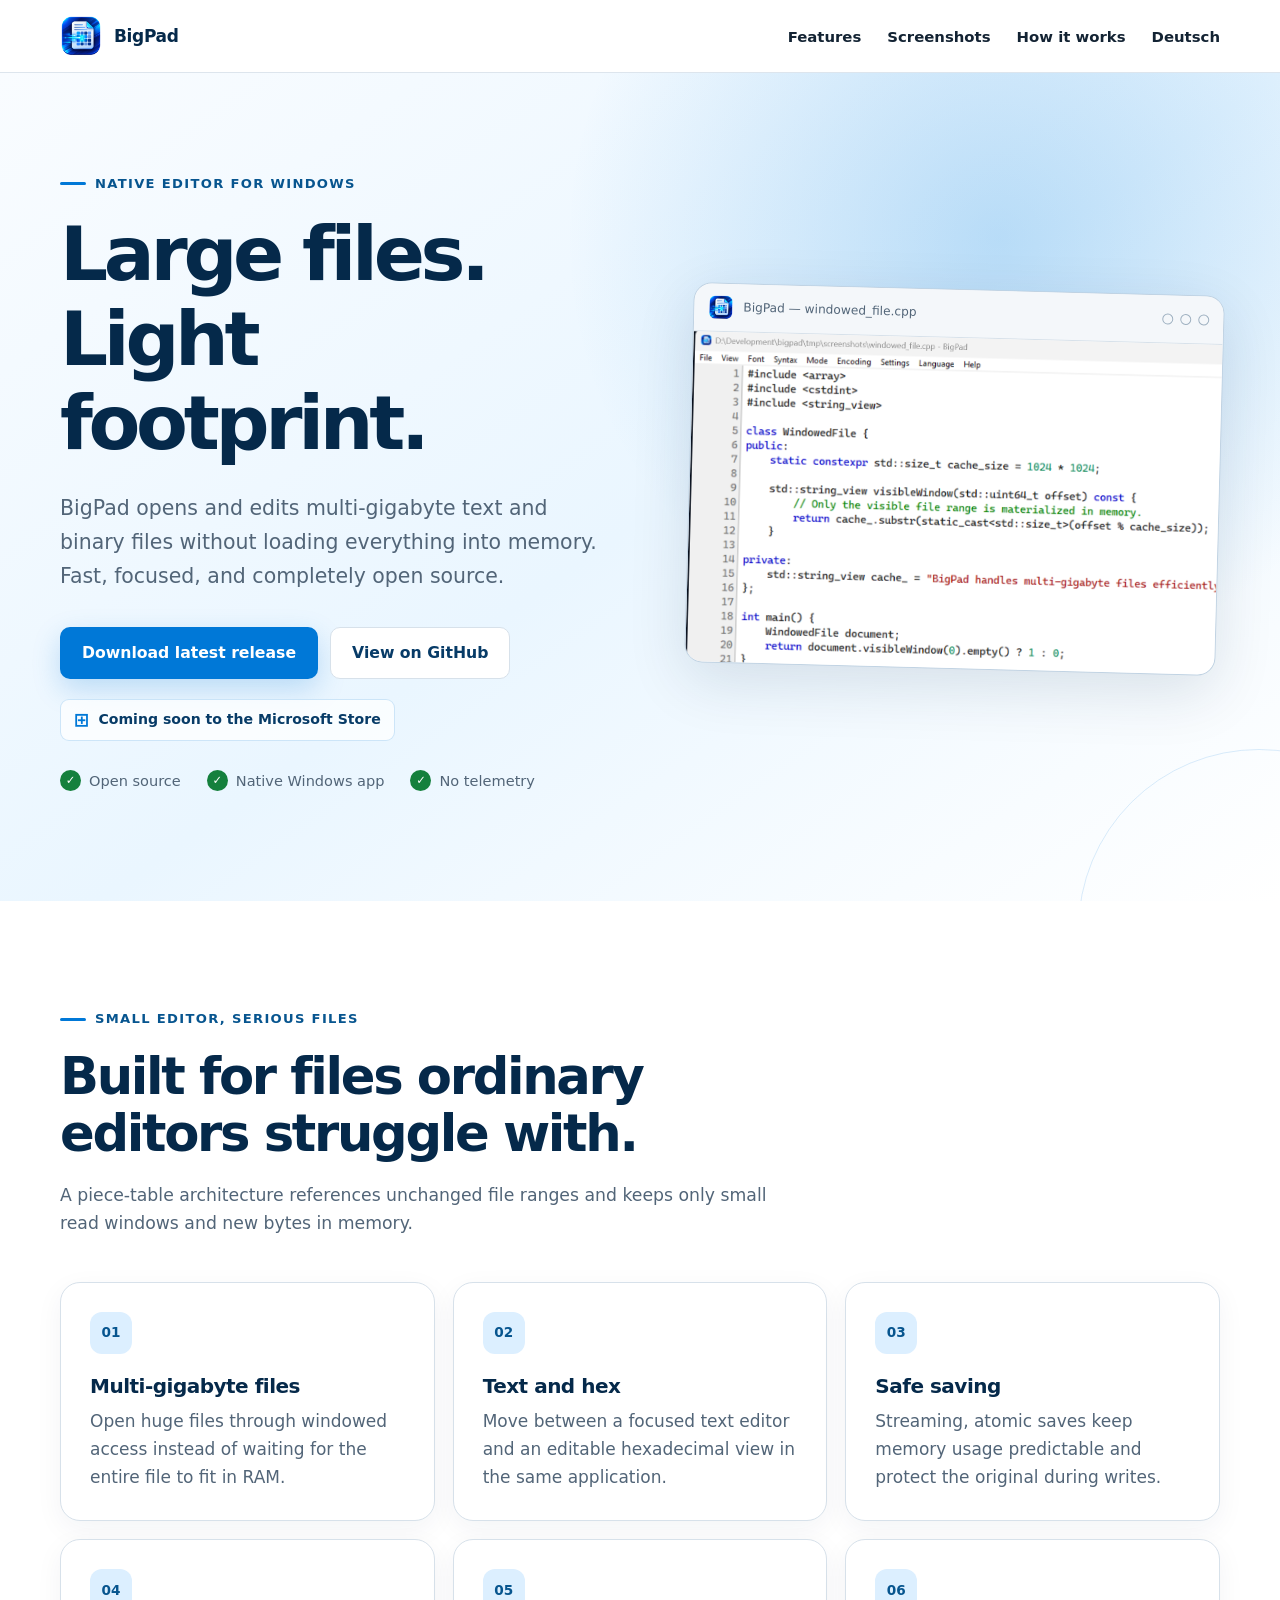
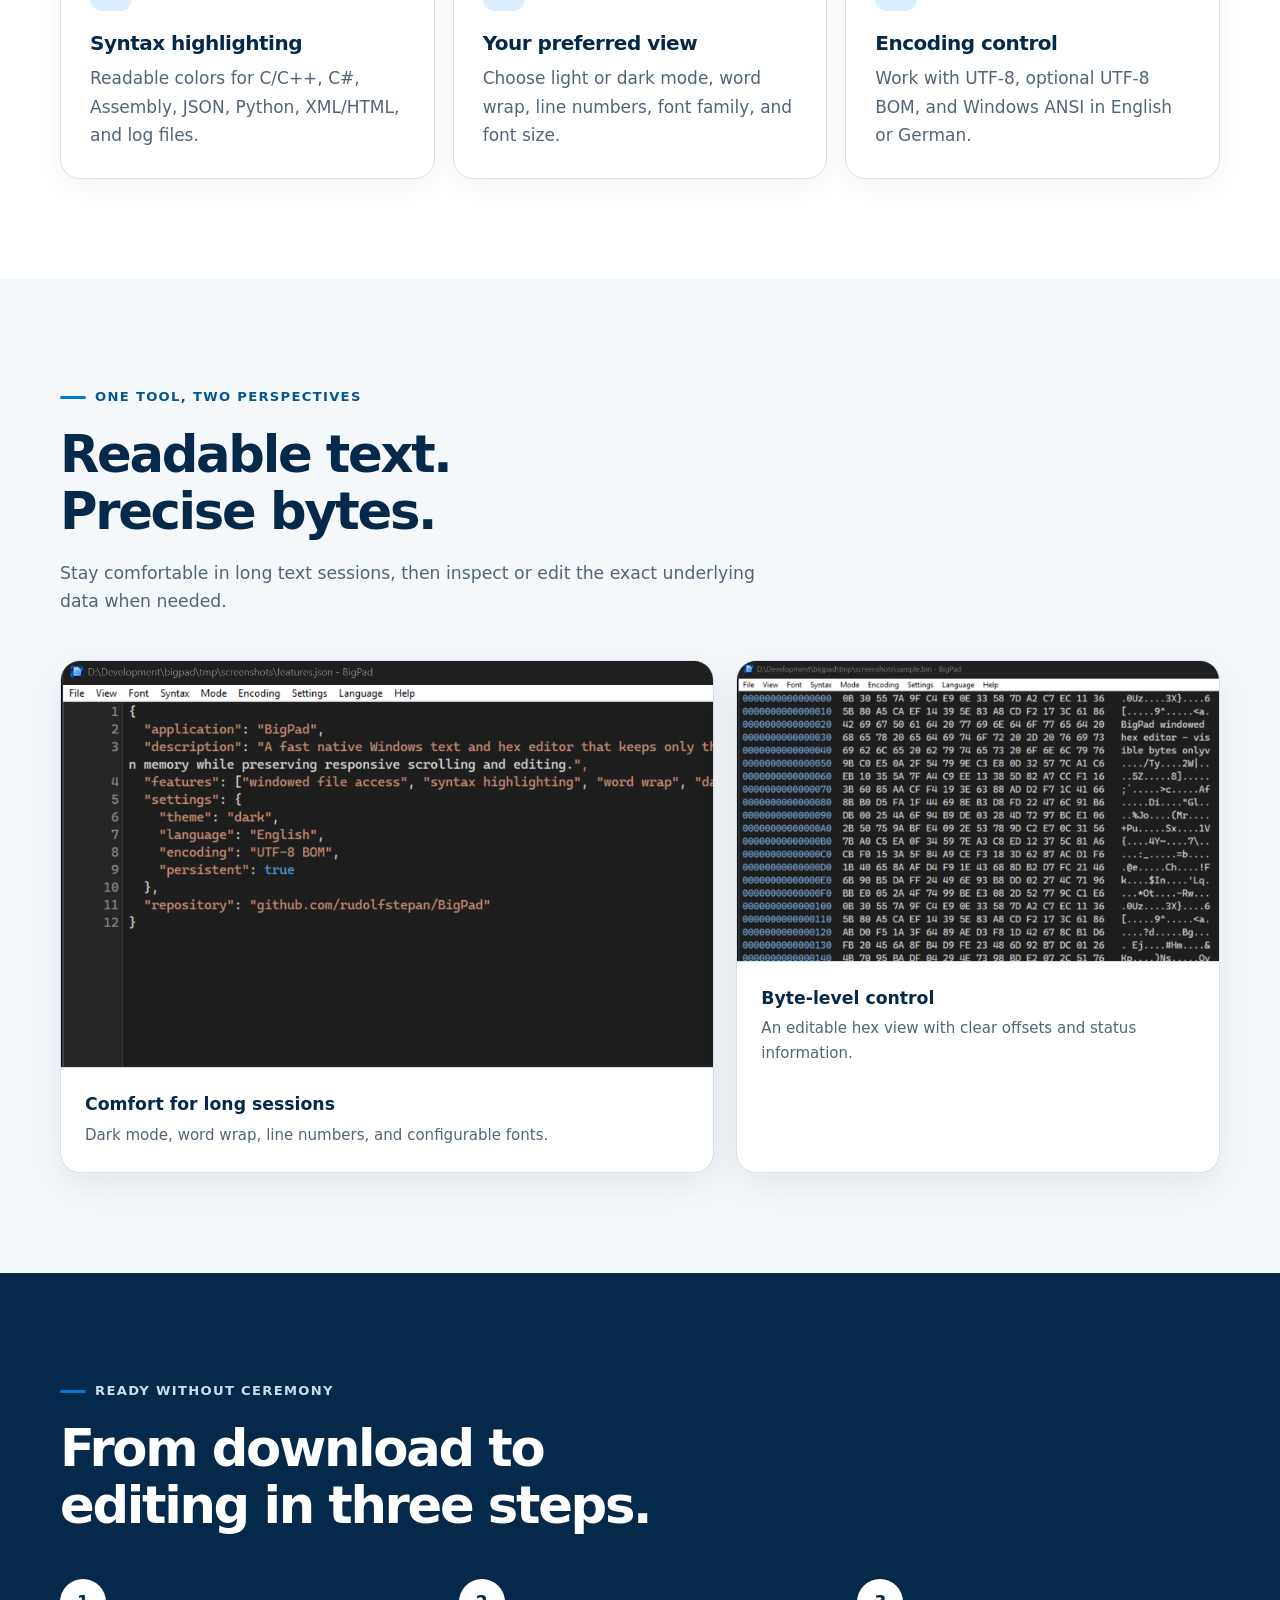
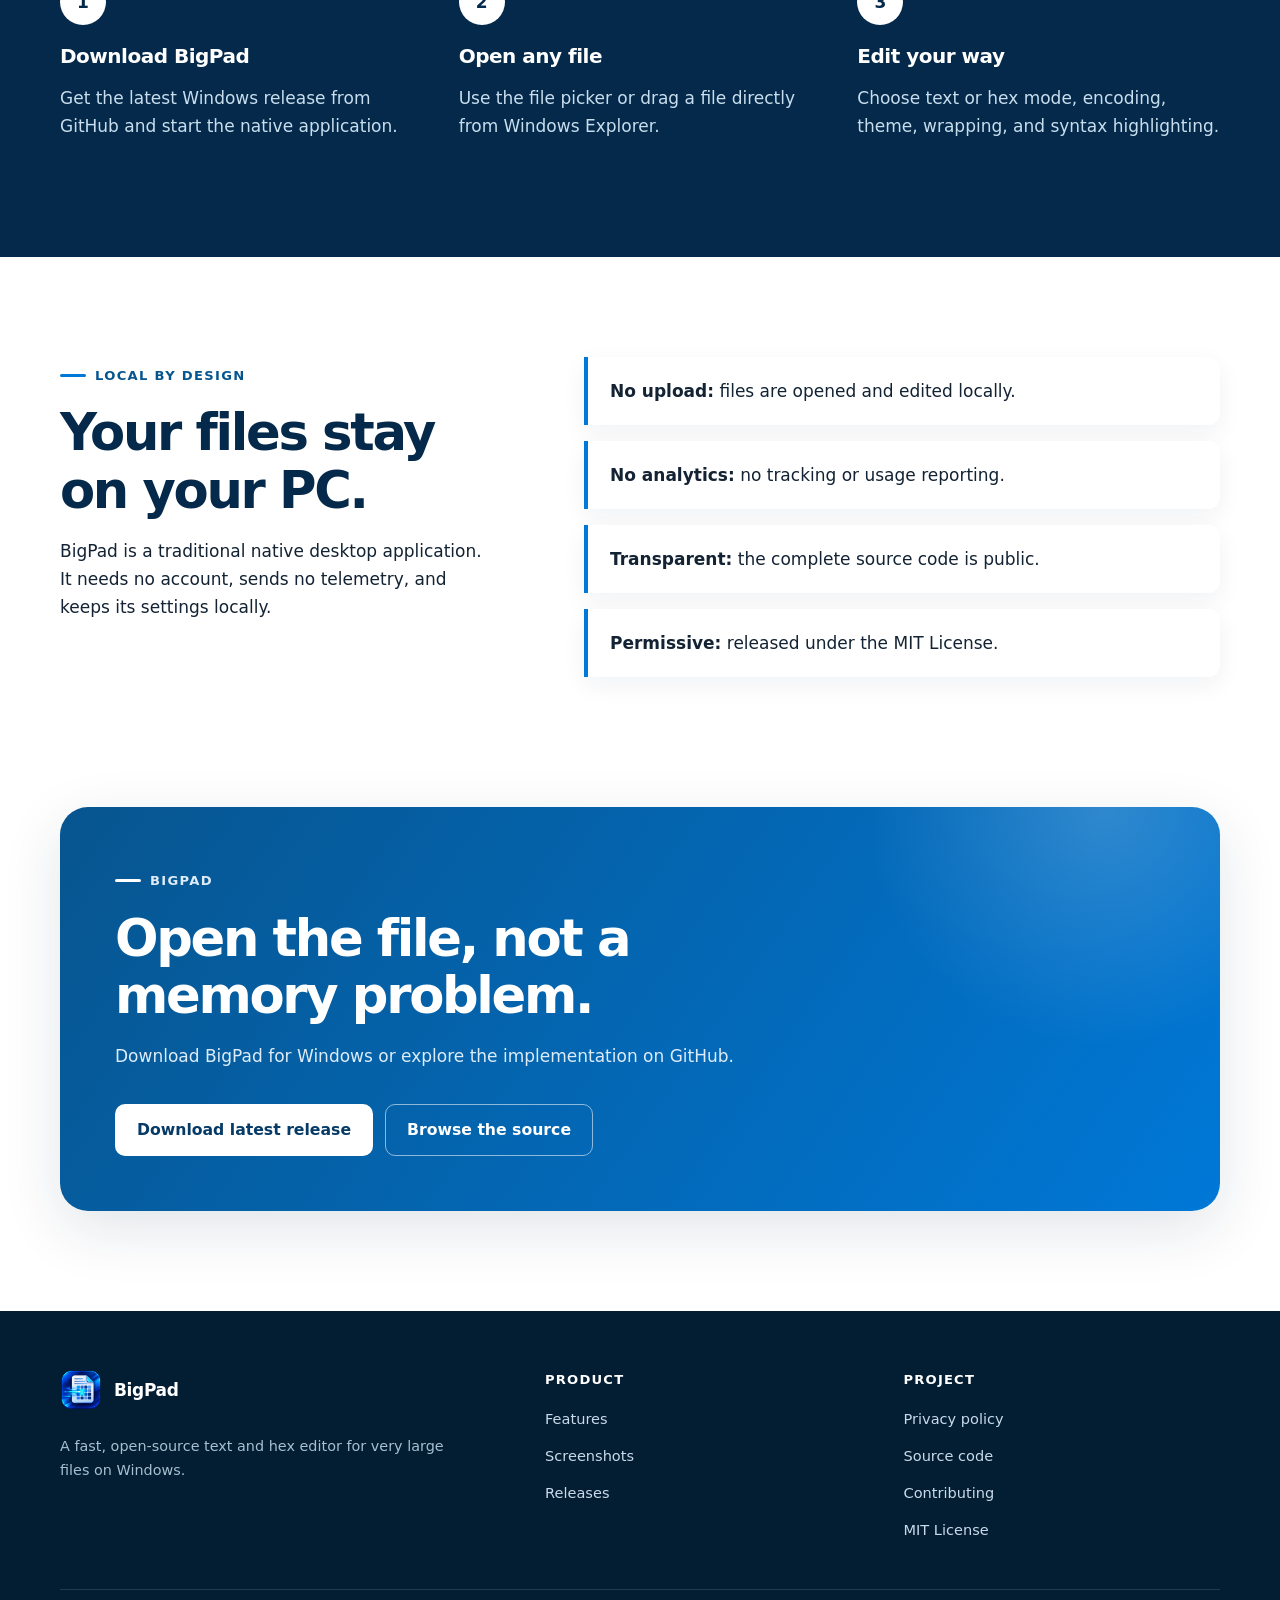
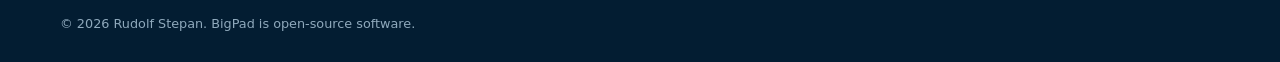
<file: website/index.html>
<!doctype html>
<html lang="en">
  <head>
    <meta charset="utf-8">
    <meta name="viewport" content="width=device-width, initial-scale=1">
    <meta name="theme-color" content="#0078d7">
    <meta name="description" content="BigPad is a fast, native Windows text and hex editor for files that are too large for ordinary editors.">
    <meta property="og:type" content="website">
    <meta property="og:locale" content="en_US">
    <meta property="og:title" content="BigPad — Large files, light footprint">
    <meta property="og:description" content="A native, open-source text and hex editor for very large files on Windows.">
    <title>BigPad — Large files, light footprint</title>
    <link rel="icon" type="image/png" href="assets/bigpad.png">
    <link rel="stylesheet" href="styles.css">
    <script>
      (() => {
        const languages = navigator.languages || [navigator.language || "en"];
        const preferred = languages.map((language) => language.toLowerCase().split("-")[0]).find((language) => language === "de" || language === "en");
        const forcedEnglish = new URLSearchParams(location.search).get("lang") === "en";
        if (!forcedEnglish && preferred === "de") location.replace("de/index.html");
      })();
    </script>
  </head>
  <body>
    <a class="skip-link" href="#content">Skip to content</a>
    <header class="site-header">
      <nav class="nav container" aria-label="Main navigation">
        <a class="brand" href="index.html?lang=en" aria-current="page">
          <img src="assets/bigpad.png" alt="" width="42" height="42">
          <span>BigPad</span>
        </a>
        <ul class="nav-links">
          <li><a href="#features">Features</a></li>
          <li><a href="#screenshots">Screenshots</a></li>
          <li><a href="#how-it-works">How it works</a></li>
          <li><a href="de/index.html" lang="de" hreflang="de">Deutsch</a></li>
        </ul>
      </nav>
    </header>

    <main id="content">
      <section class="hero">
        <div class="container hero-grid">
          <div>
            <p class="eyebrow">Native editor for Windows</p>
            <h1>Large files.<br>Light footprint.</h1>
            <p class="hero-lead">BigPad opens and edits multi-gigabyte text and binary files without loading everything into memory. Fast, focused, and completely open source.</p>
            <div class="actions">
              <a class="button button-primary" href="https://github.com/rudolfstepan/BigPad/releases/latest">Download latest release</a>
              <a class="button button-secondary" href="https://github.com/rudolfstepan/BigPad">View on GitHub</a>
            </div>
            <p class="store-note"><span aria-hidden="true">⊞</span> Coming soon to the Microsoft Store</p>
            <ul class="trust-row" aria-label="Product properties">
              <li>Open source</li>
              <li>Native Windows app</li>
              <li>No telemetry</li>
            </ul>
          </div>
          <figure class="app-window hero-window">
            <div class="window-bar">
              <img class="window-icon" src="assets/bigpad.png" alt="">
              <span>BigPad — windowed_file.cpp</span>
              <span class="window-controls" aria-hidden="true"><span></span><span></span><span></span></span>
            </div>
            <img src="assets/01-text-syntax-light.png" alt="BigPad editing C++ code with syntax highlighting">
          </figure>
        </div>
      </section>

      <section class="section" id="features">
        <div class="container">
          <div class="section-heading">
            <p class="eyebrow">Small editor, serious files</p>
            <h2>Built for files ordinary editors struggle with.</h2>
            <p>A piece-table architecture references unchanged file ranges and keeps only small read windows and new bytes in memory.</p>
          </div>
          <div class="feature-grid">
            <article class="feature-card"><span class="feature-number">01</span><h3>Multi-gigabyte files</h3><p>Open huge files through windowed access instead of waiting for the entire file to fit in RAM.</p></article>
            <article class="feature-card"><span class="feature-number">02</span><h3>Text and hex</h3><p>Move between a focused text editor and an editable hexadecimal view in the same application.</p></article>
            <article class="feature-card"><span class="feature-number">03</span><h3>Safe saving</h3><p>Streaming, atomic saves keep memory usage predictable and protect the original during writes.</p></article>
            <article class="feature-card"><span class="feature-number">04</span><h3>Syntax highlighting</h3><p>Readable colors for C/C++, C#, Assembly, JSON, Python, XML/HTML, and log files.</p></article>
            <article class="feature-card"><span class="feature-number">05</span><h3>Your preferred view</h3><p>Choose light or dark mode, word wrap, line numbers, font family, and font size.</p></article>
            <article class="feature-card"><span class="feature-number">06</span><h3>Encoding control</h3><p>Work with UTF-8, optional UTF-8 BOM, and Windows ANSI in English or German.</p></article>
          </div>
        </div>
      </section>

      <section class="section section-wash" id="screenshots">
        <div class="container">
          <div class="section-heading">
            <p class="eyebrow">One tool, two perspectives</p>
            <h2>Readable text. Precise bytes.</h2>
            <p>Stay comfortable in long text sessions, then inspect or edit the exact underlying data when needed.</p>
          </div>
          <div class="showcase-grid">
            <figure class="showcase-card showcase-wide"><img src="assets/02-dark-word-wrap.png" alt="BigPad dark mode with JSON syntax highlighting and word wrap"><figcaption><strong>Comfort for long sessions</strong><span>Dark mode, word wrap, line numbers, and configurable fonts.</span></figcaption></figure>
            <figure class="showcase-card"><img src="assets/03-hex-editor.png" alt="BigPad editable hexadecimal view"><figcaption><strong>Byte-level control</strong><span>An editable hex view with clear offsets and status information.</span></figcaption></figure>
          </div>
        </div>
      </section>

      <section class="section section-blue" id="how-it-works">
        <div class="container">
          <div class="section-heading"><p class="eyebrow">Ready without ceremony</p><h2>From download to editing in three steps.</h2></div>
          <div class="steps">
            <article class="step"><h3>Download BigPad</h3><p>Get the latest Windows release from GitHub and start the native application.</p></article>
            <article class="step"><h3>Open any file</h3><p>Use the file picker or drag a file directly from Windows Explorer.</p></article>
            <article class="step"><h3>Edit your way</h3><p>Choose text or hex mode, encoding, theme, wrapping, and syntax highlighting.</p></article>
          </div>
        </div>
      </section>

      <section class="section">
        <div class="container privacy-split">
          <div><p class="eyebrow">Local by design</p><h2>Your files stay on your PC.</h2><p>BigPad is a traditional native desktop application. It needs no account, sends no telemetry, and keeps its settings locally.</p></div>
          <ul class="privacy-list">
            <li><strong>No upload:</strong> files are opened and edited locally.</li>
            <li><strong>No analytics:</strong> no tracking or usage reporting.</li>
            <li><strong>Transparent:</strong> the complete source code is public.</li>
            <li><strong>Permissive:</strong> released under the MIT License.</li>
          </ul>
        </div>
      </section>

      <section class="section section-tight">
        <div class="container cta">
          <p class="eyebrow">BigPad</p><h2>Open the file, not a memory problem.</h2><p>Download BigPad for Windows or explore the implementation on GitHub.</p>
          <div class="actions"><a class="button button-light" href="https://github.com/rudolfstepan/BigPad/releases/latest">Download latest release</a><a class="button button-outline" href="https://github.com/rudolfstepan/BigPad">Browse the source</a></div>
        </div>
      </section>
    </main>

    <footer class="site-footer">
      <div class="container">
        <div class="footer-grid">
          <div><a class="brand footer-brand" href="index.html?lang=en"><img src="assets/bigpad.png" alt="" width="42" height="42"><span>BigPad</span></a><p class="footer-copy">A fast, open-source text and hex editor for very large files on Windows.</p></div>
          <div><p class="footer-title">Product</p><ul class="footer-links"><li><a href="#features">Features</a></li><li><a href="#screenshots">Screenshots</a></li><li><a href="https://github.com/rudolfstepan/BigPad/releases">Releases</a></li></ul></div>
          <div><p class="footer-title">Project</p><ul class="footer-links"><li><a href="en/privacy.html">Privacy policy</a></li><li><a href="https://github.com/rudolfstepan/BigPad">Source code</a></li><li><a href="https://github.com/rudolfstepan/BigPad/blob/main/CONTRIBUTING.md">Contributing</a></li><li><a href="https://github.com/rudolfstepan/BigPad/blob/main/LICENSE">MIT License</a></li></ul></div>
        </div>
        <div class="footer-bottom">© 2026 Rudolf Stepan. BigPad is open-source software.</div>
      </div>
    </footer>
  </body>
</html>
</file>
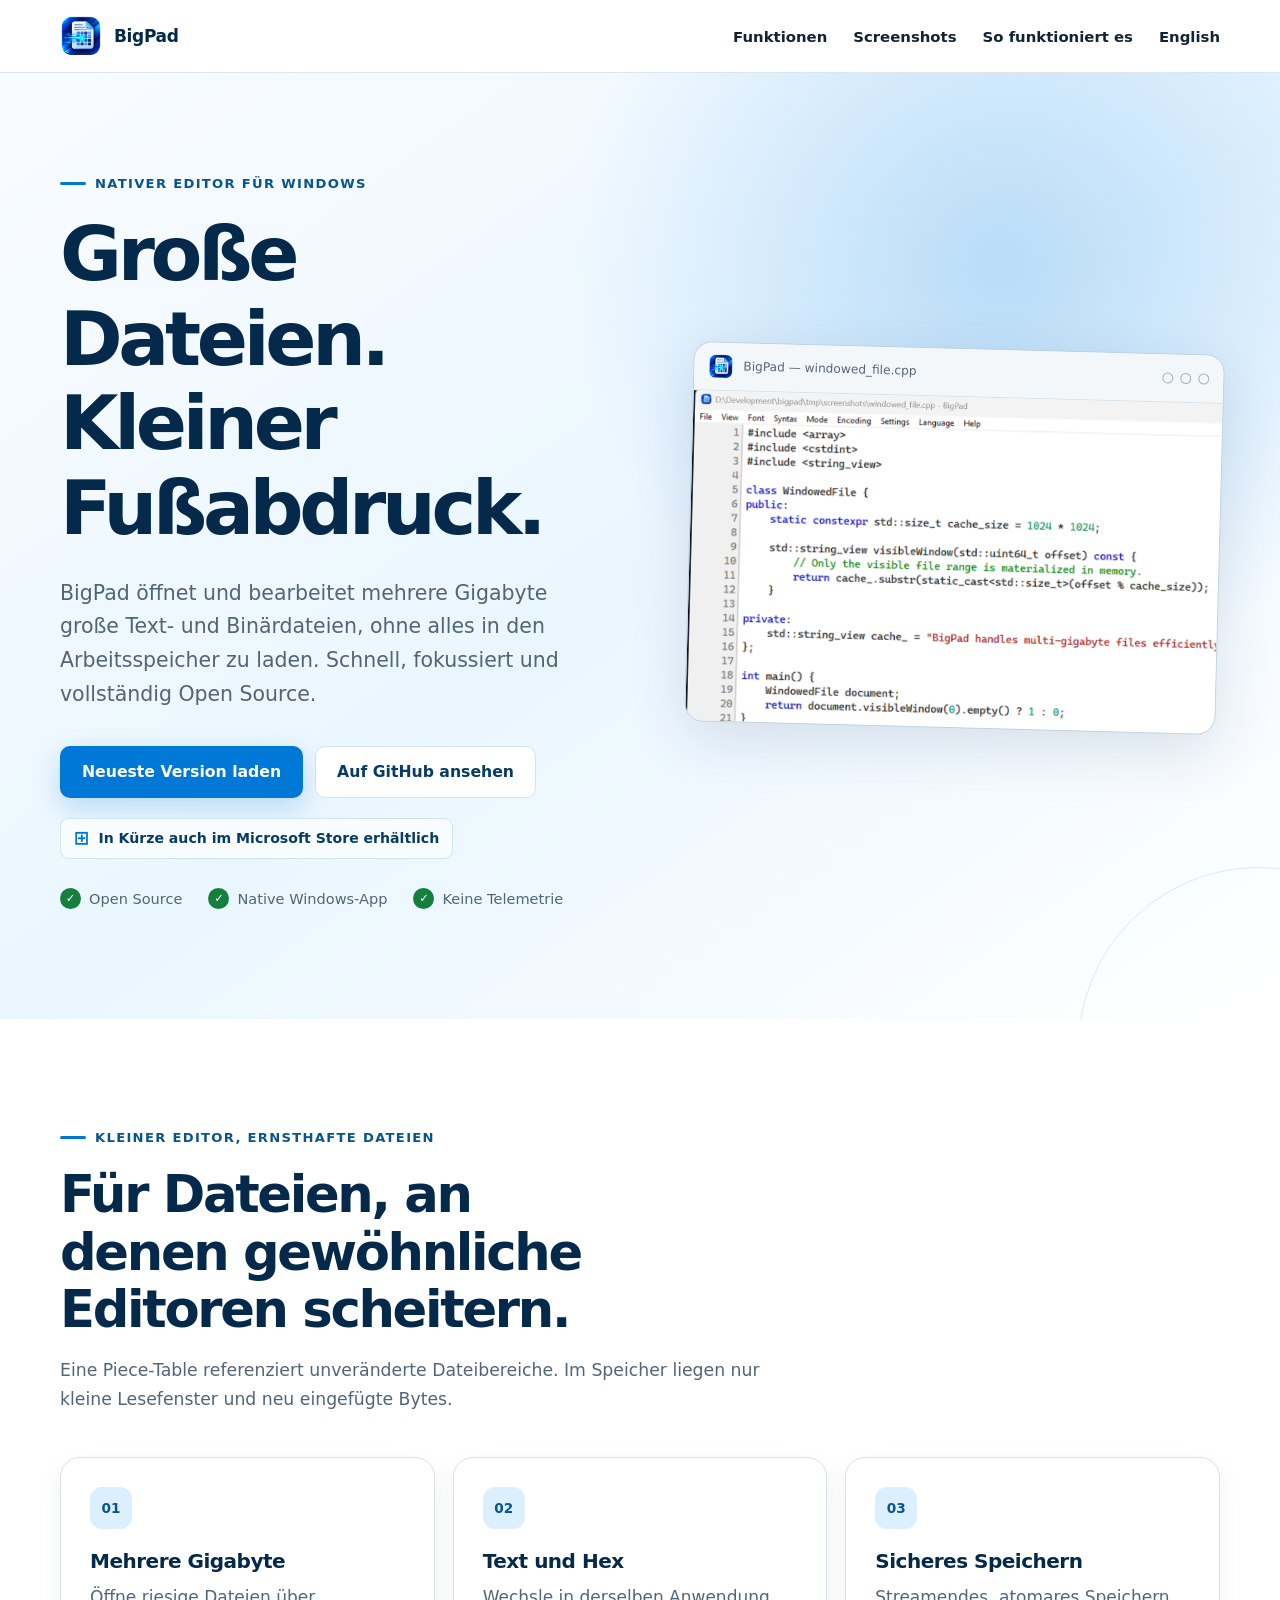
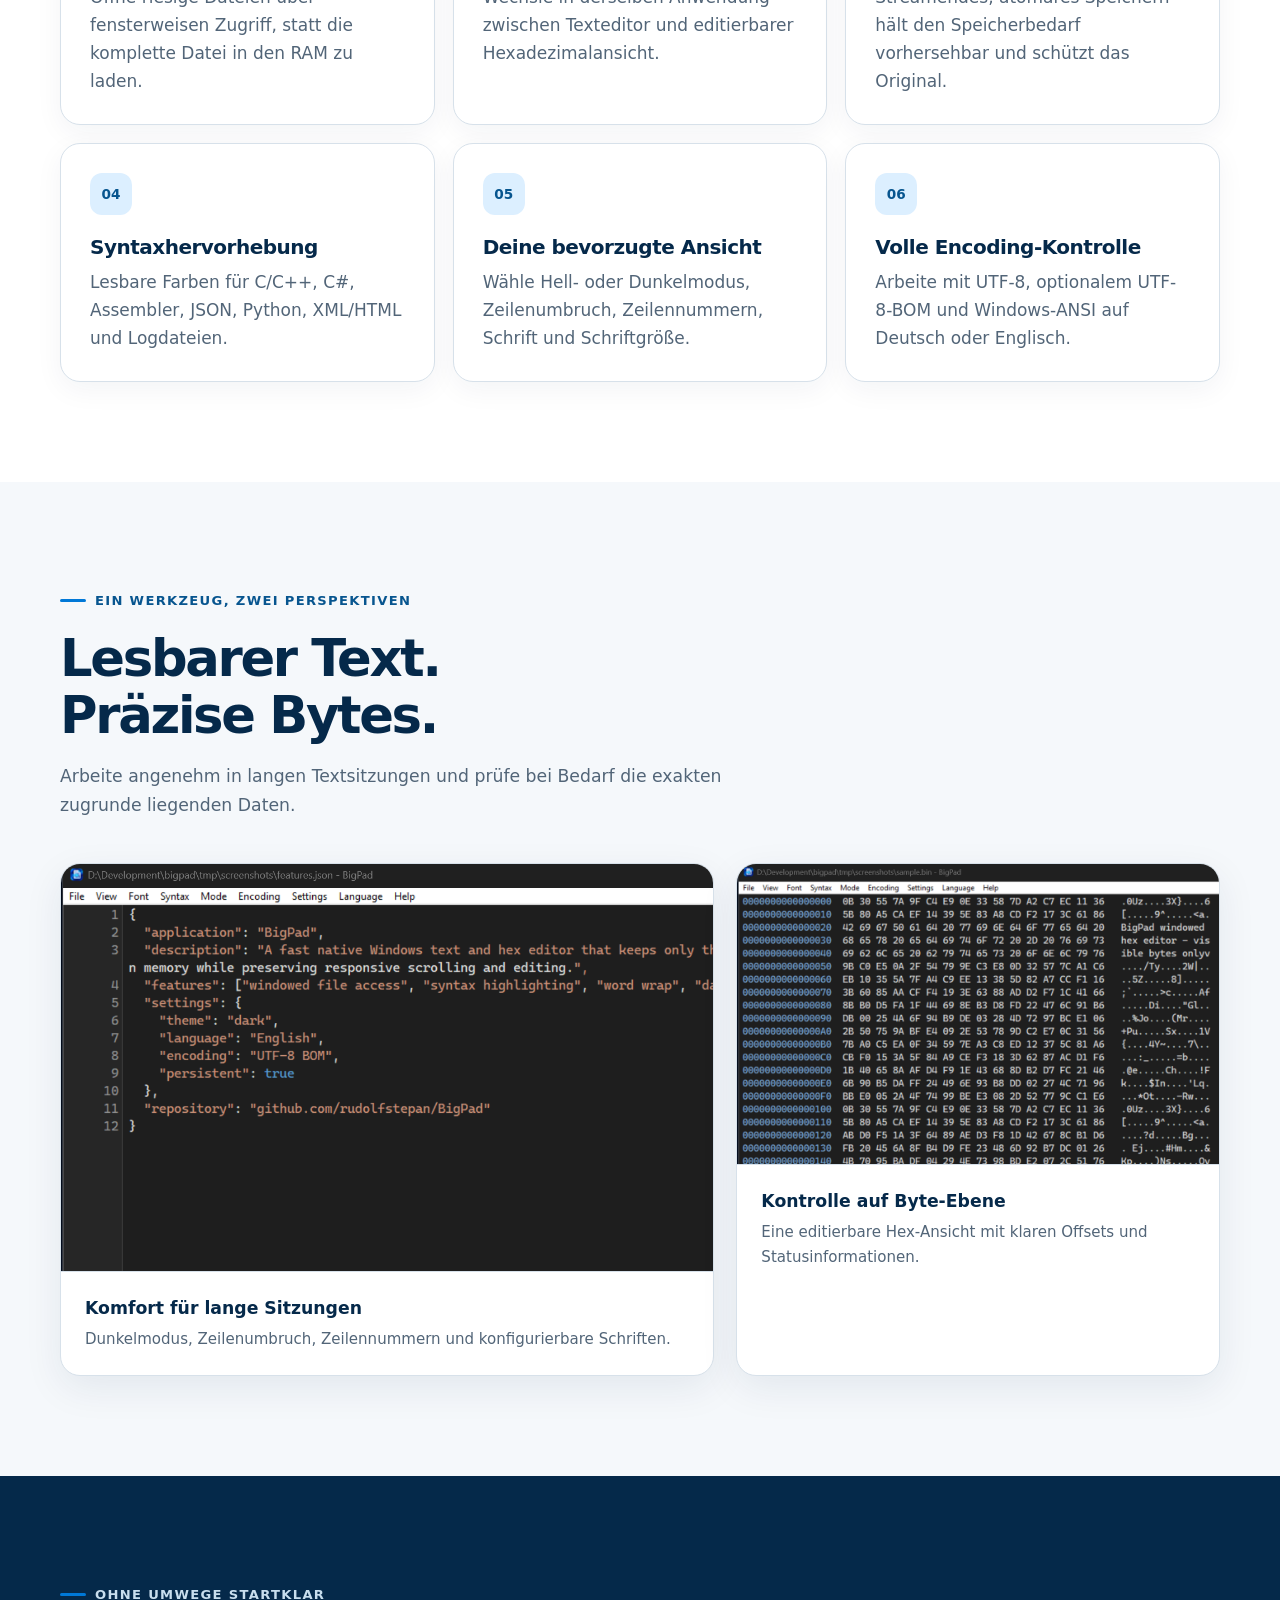
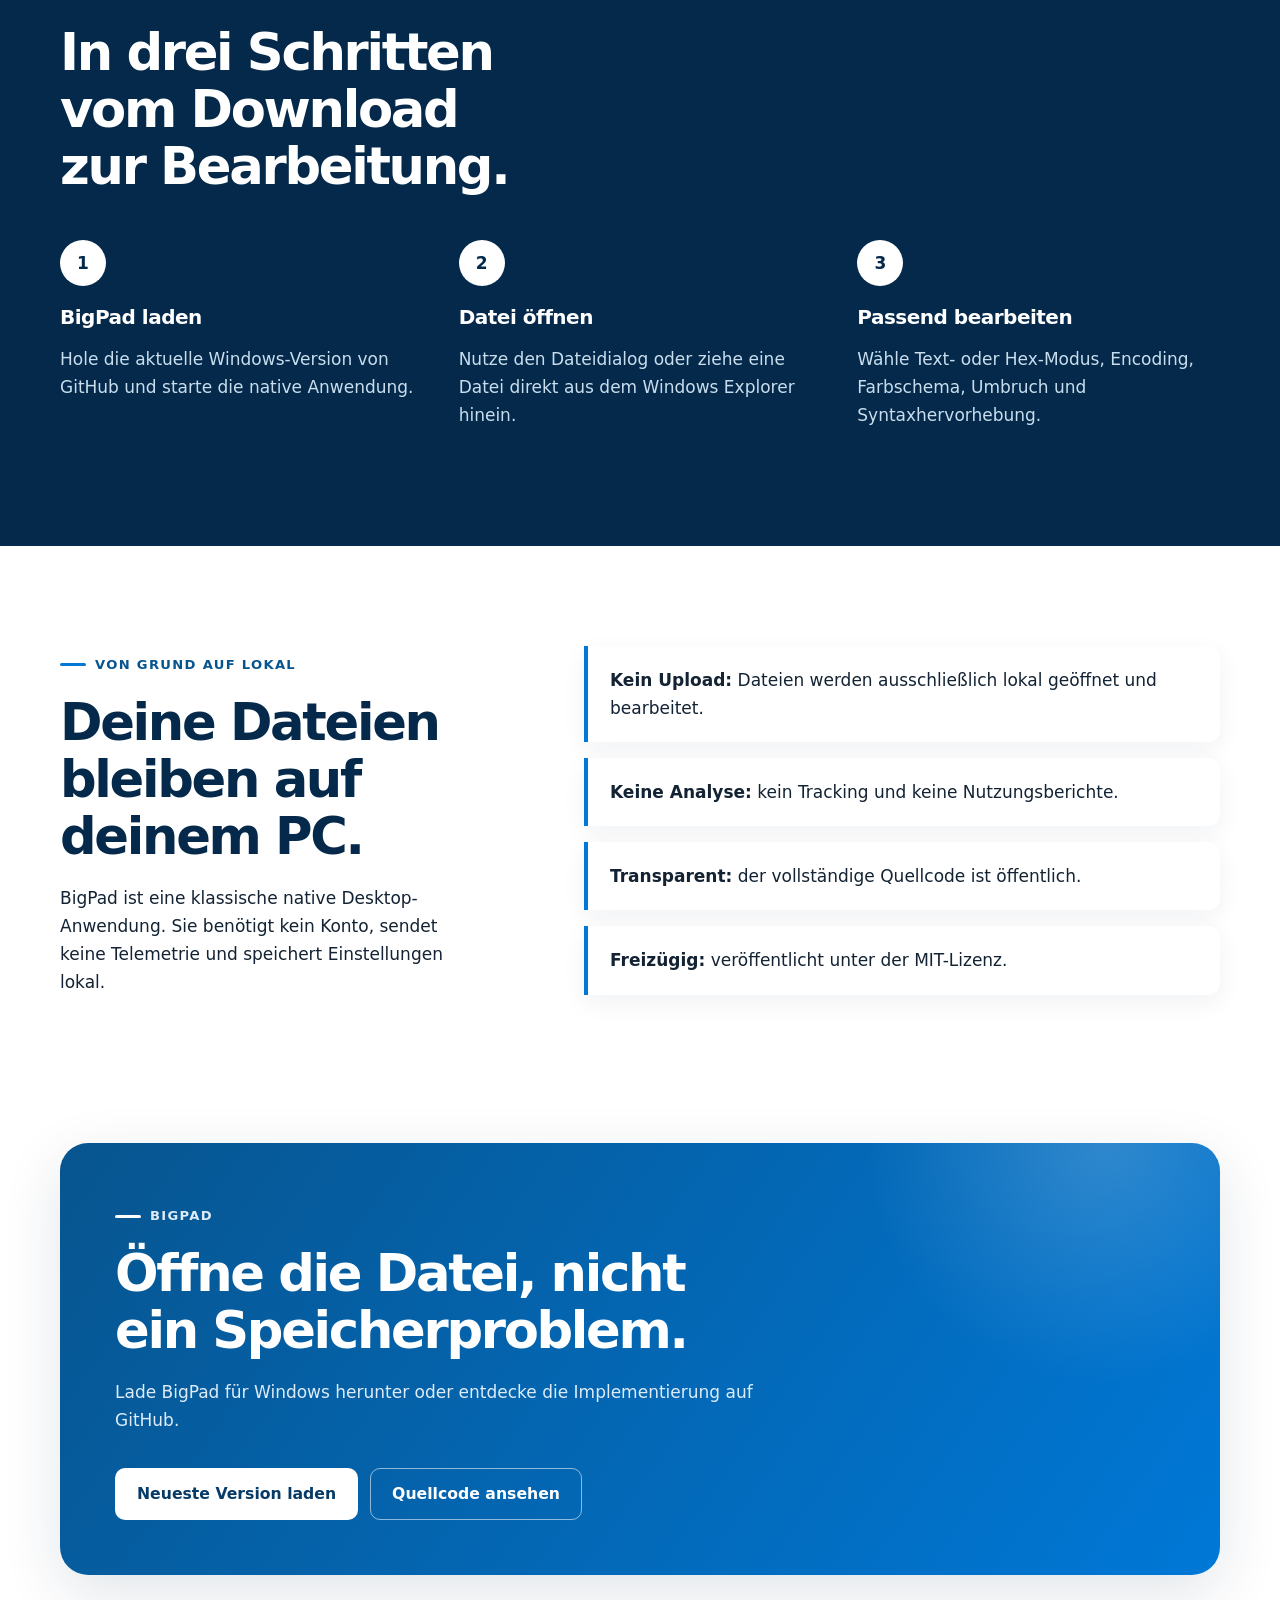
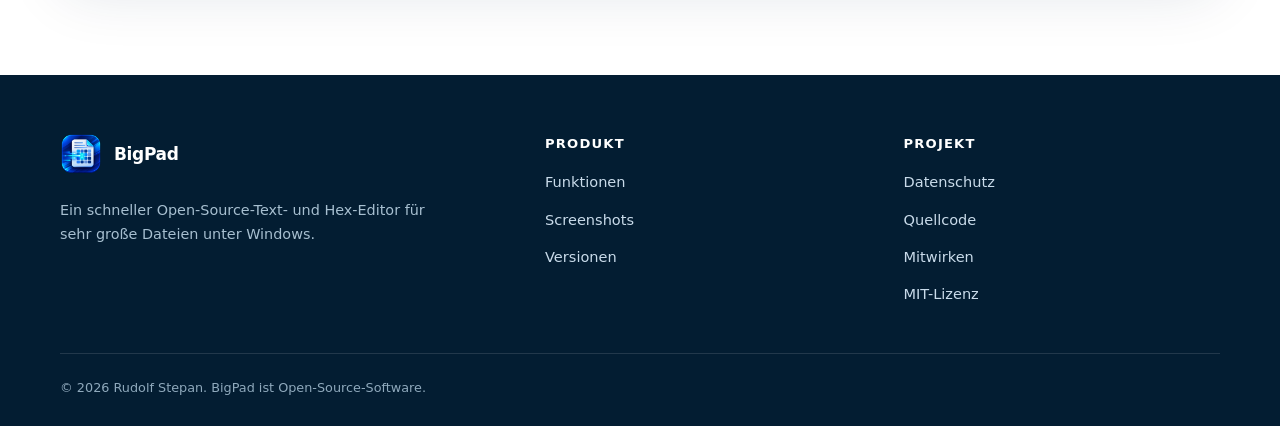
<file: website/de/index.html>
<!doctype html>
<html lang="de">
  <head>
    <meta charset="utf-8">
    <meta name="viewport" content="width=device-width, initial-scale=1">
    <meta name="theme-color" content="#0078d7">
    <meta name="description" content="BigPad ist ein schneller nativer Text- und Hex-Editor für Dateien, die für gewöhnliche Editoren zu groß sind.">
    <meta property="og:type" content="website">
    <meta property="og:locale" content="de_AT">
    <meta property="og:title" content="BigPad — Große Dateien, geringer Speicherbedarf">
    <meta property="og:description" content="Ein nativer Open-Source-Text- und Hex-Editor für sehr große Dateien unter Windows.">
    <title>BigPad — Große Dateien, geringer Speicherbedarf</title>
    <link rel="icon" type="image/png" href="../assets/bigpad.png">
    <link rel="stylesheet" href="../styles.css">
  </head>
  <body>
    <a class="skip-link" href="#content">Zum Inhalt springen</a>
    <header class="site-header">
      <nav class="nav container" aria-label="Hauptnavigation">
        <a class="brand" href="index.html" aria-current="page"><img src="../assets/bigpad.png" alt="" width="42" height="42"><span>BigPad</span></a>
        <ul class="nav-links">
          <li><a href="#features">Funktionen</a></li><li><a href="#screenshots">Screenshots</a></li><li><a href="#how-it-works">So funktioniert es</a></li><li><a href="../index.html?lang=en" lang="en" hreflang="en">English</a></li>
        </ul>
      </nav>
    </header>
    <main id="content">
      <section class="hero"><div class="container hero-grid">
        <div><p class="eyebrow">Nativer Editor für Windows</p><h1>Große Dateien.<br>Kleiner Fußabdruck.</h1><p class="hero-lead">BigPad öffnet und bearbeitet mehrere Gigabyte große Text- und Binärdateien, ohne alles in den Arbeitsspeicher zu laden. Schnell, fokussiert und vollständig Open Source.</p>
          <div class="actions"><a class="button button-primary" href="https://github.com/rudolfstepan/BigPad/releases/latest">Neueste Version laden</a><a class="button button-secondary" href="https://github.com/rudolfstepan/BigPad">Auf GitHub ansehen</a></div>
          <p class="store-note"><span aria-hidden="true">⊞</span> In Kürze auch im Microsoft Store erhältlich</p>
          <ul class="trust-row" aria-label="Produkteigenschaften"><li>Open Source</li><li>Native Windows-App</li><li>Keine Telemetrie</li></ul>
        </div>
        <figure class="app-window hero-window"><div class="window-bar"><img class="window-icon" src="../assets/bigpad.png" alt=""><span>BigPad — windowed_file.cpp</span><span class="window-controls" aria-hidden="true"><span></span><span></span><span></span></span></div><img src="../assets/01-text-syntax-light.png" alt="BigPad beim Bearbeiten von C++-Code mit Syntaxhervorhebung"></figure>
      </div></section>

      <section class="section" id="features"><div class="container">
        <div class="section-heading"><p class="eyebrow">Kleiner Editor, ernsthafte Dateien</p><h2>Für Dateien, an denen gewöhnliche Editoren scheitern.</h2><p>Eine Piece-Table referenziert unveränderte Dateibereiche. Im Speicher liegen nur kleine Lesefenster und neu eingefügte Bytes.</p></div>
        <div class="feature-grid">
          <article class="feature-card"><span class="feature-number">01</span><h3>Mehrere Gigabyte</h3><p>Öffne riesige Dateien über fensterweisen Zugriff, statt die komplette Datei in den RAM zu laden.</p></article>
          <article class="feature-card"><span class="feature-number">02</span><h3>Text und Hex</h3><p>Wechsle in derselben Anwendung zwischen Texteditor und editierbarer Hexadezimalansicht.</p></article>
          <article class="feature-card"><span class="feature-number">03</span><h3>Sicheres Speichern</h3><p>Streamendes, atomares Speichern hält den Speicherbedarf vorhersehbar und schützt das Original.</p></article>
          <article class="feature-card"><span class="feature-number">04</span><h3>Syntaxhervorhebung</h3><p>Lesbare Farben für C/C++, C#, Assembler, JSON, Python, XML/HTML und Logdateien.</p></article>
          <article class="feature-card"><span class="feature-number">05</span><h3>Deine bevorzugte Ansicht</h3><p>Wähle Hell- oder Dunkelmodus, Zeilenumbruch, Zeilennummern, Schrift und Schriftgröße.</p></article>
          <article class="feature-card"><span class="feature-number">06</span><h3>Volle Encoding-Kontrolle</h3><p>Arbeite mit UTF-8, optionalem UTF-8-BOM und Windows-ANSI auf Deutsch oder Englisch.</p></article>
        </div>
      </div></section>

      <section class="section section-wash" id="screenshots"><div class="container">
        <div class="section-heading"><p class="eyebrow">Ein Werkzeug, zwei Perspektiven</p><h2>Lesbarer Text. Präzise Bytes.</h2><p>Arbeite angenehm in langen Textsitzungen und prüfe bei Bedarf die exakten zugrunde liegenden Daten.</p></div>
        <div class="showcase-grid">
          <figure class="showcase-card"><img src="../assets/02-dark-word-wrap.png" alt="BigPad im Dunkelmodus mit JSON-Syntaxhervorhebung und Zeilenumbruch"><figcaption><strong>Komfort für lange Sitzungen</strong><span>Dunkelmodus, Zeilenumbruch, Zeilennummern und konfigurierbare Schriften.</span></figcaption></figure>
          <figure class="showcase-card"><img src="../assets/03-hex-editor.png" alt="Editierbare Hexadezimalansicht in BigPad"><figcaption><strong>Kontrolle auf Byte-Ebene</strong><span>Eine editierbare Hex-Ansicht mit klaren Offsets und Statusinformationen.</span></figcaption></figure>
        </div>
      </div></section>

      <section class="section section-blue" id="how-it-works"><div class="container">
        <div class="section-heading"><p class="eyebrow">Ohne Umwege startklar</p><h2>In drei Schritten vom Download zur Bearbeitung.</h2></div>
        <div class="steps"><article class="step"><h3>BigPad laden</h3><p>Hole die aktuelle Windows-Version von GitHub und starte die native Anwendung.</p></article><article class="step"><h3>Datei öffnen</h3><p>Nutze den Dateidialog oder ziehe eine Datei direkt aus dem Windows Explorer hinein.</p></article><article class="step"><h3>Passend bearbeiten</h3><p>Wähle Text- oder Hex-Modus, Encoding, Farbschema, Umbruch und Syntaxhervorhebung.</p></article></div>
      </div></section>

      <section class="section"><div class="container privacy-split">
        <div><p class="eyebrow">Von Grund auf lokal</p><h2>Deine Dateien bleiben auf deinem PC.</h2><p>BigPad ist eine klassische native Desktop-Anwendung. Sie benötigt kein Konto, sendet keine Telemetrie und speichert Einstellungen lokal.</p></div>
        <ul class="privacy-list"><li><strong>Kein Upload:</strong> Dateien werden ausschließlich lokal geöffnet und bearbeitet.</li><li><strong>Keine Analyse:</strong> kein Tracking und keine Nutzungsberichte.</li><li><strong>Transparent:</strong> der vollständige Quellcode ist öffentlich.</li><li><strong>Freizügig:</strong> veröffentlicht unter der MIT-Lizenz.</li></ul>
      </div></section>

      <section class="section section-tight"><div class="container cta"><p class="eyebrow">BigPad</p><h2>Öffne die Datei, nicht ein Speicherproblem.</h2><p>Lade BigPad für Windows herunter oder entdecke die Implementierung auf GitHub.</p><div class="actions"><a class="button button-light" href="https://github.com/rudolfstepan/BigPad/releases/latest">Neueste Version laden</a><a class="button button-outline" href="https://github.com/rudolfstepan/BigPad">Quellcode ansehen</a></div></div></section>
    </main>
    <footer class="site-footer"><div class="container"><div class="footer-grid">
      <div><a class="brand footer-brand" href="index.html"><img src="../assets/bigpad.png" alt="" width="42" height="42"><span>BigPad</span></a><p class="footer-copy">Ein schneller Open-Source-Text- und Hex-Editor für sehr große Dateien unter Windows.</p></div>
      <div><p class="footer-title">Produkt</p><ul class="footer-links"><li><a href="#features">Funktionen</a></li><li><a href="#screenshots">Screenshots</a></li><li><a href="https://github.com/rudolfstepan/BigPad/releases">Versionen</a></li></ul></div>
      <div><p class="footer-title">Projekt</p><ul class="footer-links"><li><a href="datenschutz.html">Datenschutz</a></li><li><a href="https://github.com/rudolfstepan/BigPad">Quellcode</a></li><li><a href="https://github.com/rudolfstepan/BigPad/blob/main/CONTRIBUTING.de.md">Mitwirken</a></li><li><a href="https://github.com/rudolfstepan/BigPad/blob/main/LICENSE">MIT-Lizenz</a></li></ul></div>
    </div><div class="footer-bottom">© 2026 Rudolf Stepan. BigPad ist Open-Source-Software.</div></div></footer>
  </body>
</html>
</file>
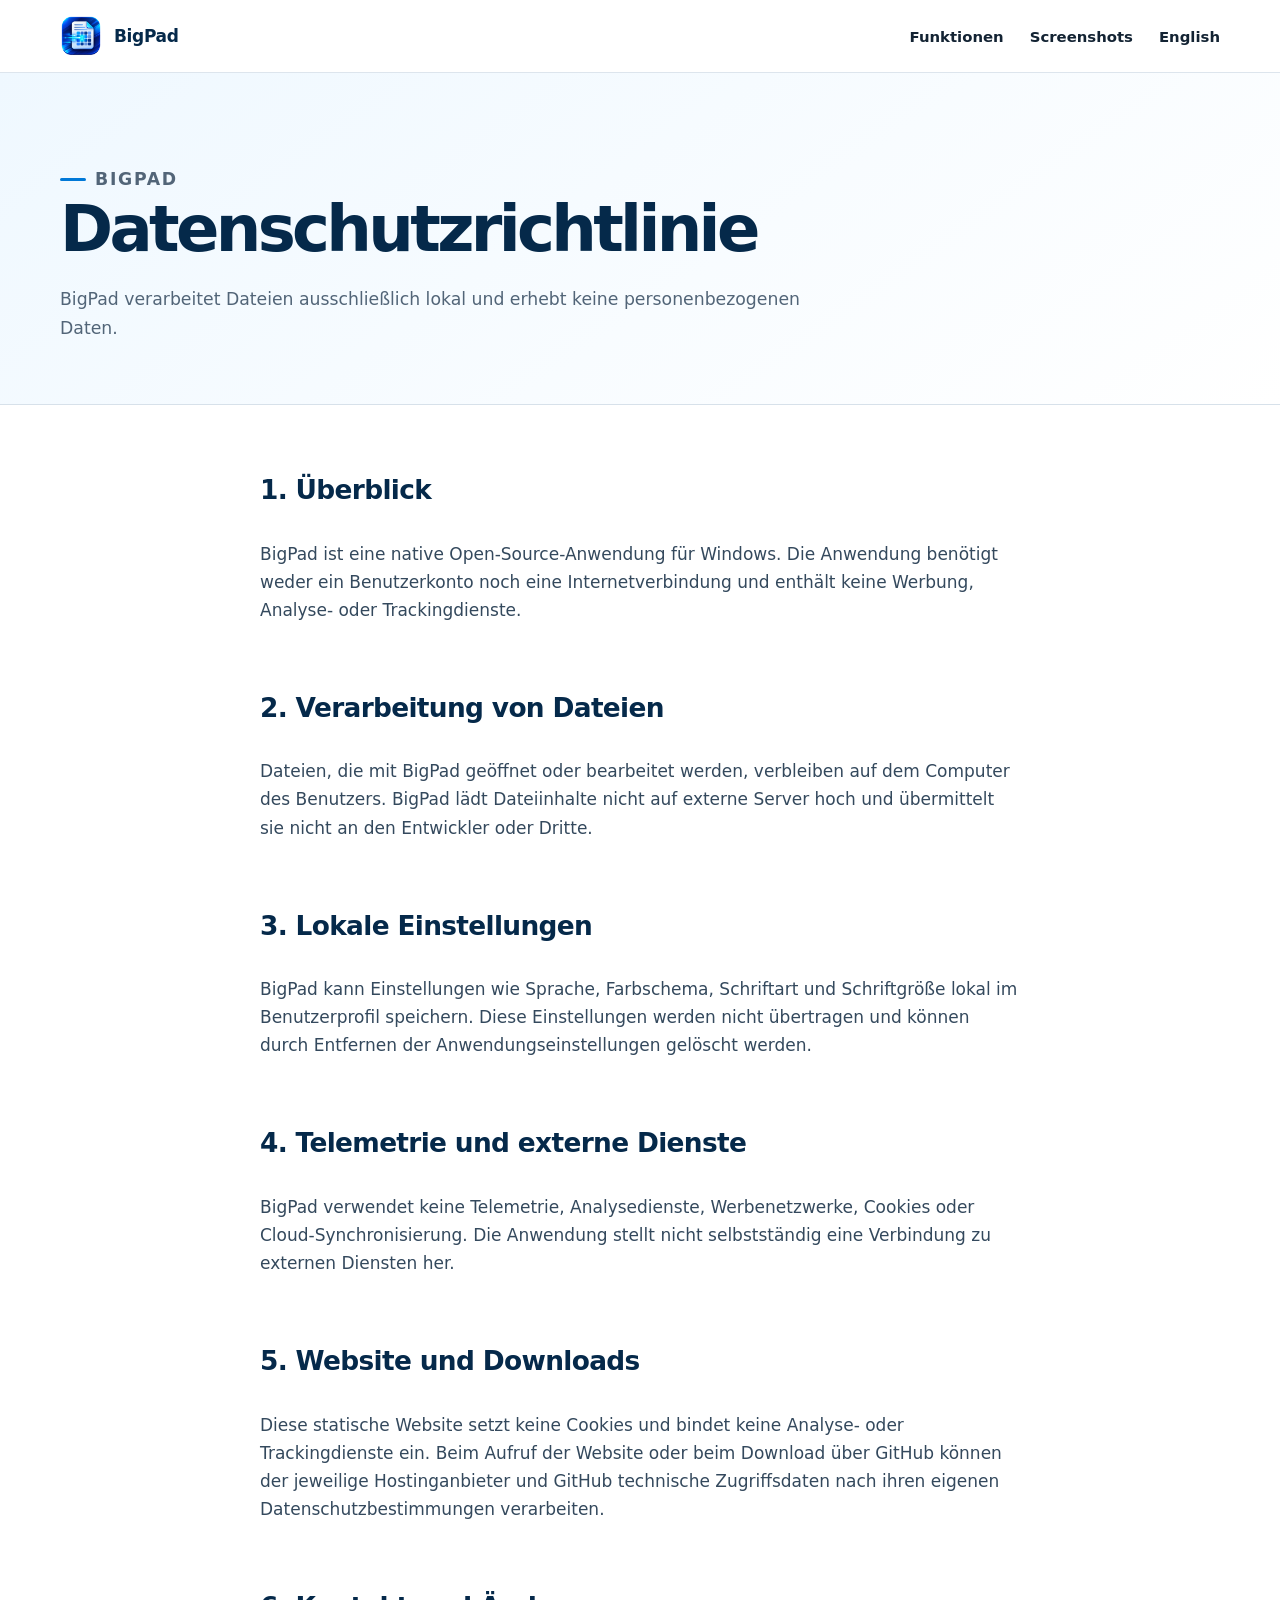
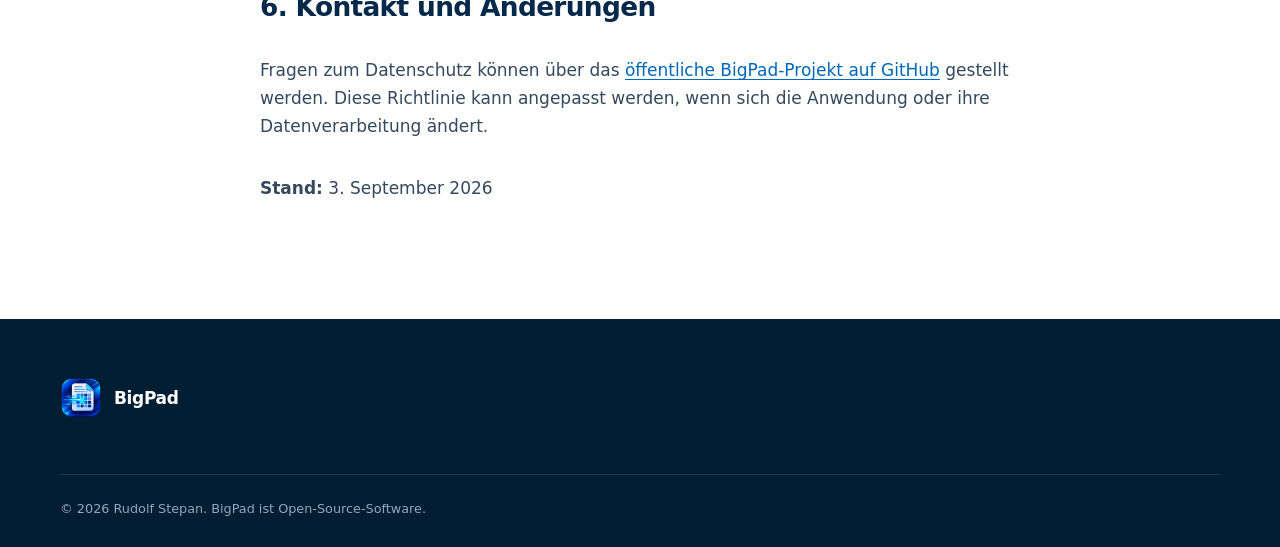
<file: website/de/datenschutz.html>
<!doctype html>
<html lang="de"><head><meta charset="utf-8"><meta name="viewport" content="width=device-width, initial-scale=1"><meta name="theme-color" content="#0078d7"><meta name="description" content="Datenschutzrichtlinie für die BigPad Windows-Anwendung."><title>Datenschutz — BigPad</title><link rel="icon" type="image/png" href="../assets/bigpad.png"><link rel="stylesheet" href="../styles.css"></head>
<body><a class="skip-link" href="#content">Zum Inhalt springen</a><header class="site-header"><nav class="nav container" aria-label="Hauptnavigation"><a class="brand" href="index.html"><img src="../assets/bigpad.png" alt="" width="42" height="42"><span>BigPad</span></a><ul class="nav-links"><li><a href="index.html#features">Funktionen</a></li><li><a href="index.html#screenshots">Screenshots</a></li><li><a href="../en/privacy.html" lang="en">English</a></li></ul></nav></header>
<main id="content"><section class="page-hero"><div class="container"><p class="eyebrow">BigPad</p><h1>Datenschutzrichtlinie</h1><p>BigPad verarbeitet Dateien ausschließlich lokal und erhebt keine personenbezogenen Daten.</p></div></section><article class="container legal">
<h2>1. Überblick</h2><p>BigPad ist eine native Open-Source-Anwendung für Windows. Die Anwendung benötigt weder ein Benutzerkonto noch eine Internetverbindung und enthält keine Werbung, Analyse- oder Trackingdienste.</p>
<h2>2. Verarbeitung von Dateien</h2><p>Dateien, die mit BigPad geöffnet oder bearbeitet werden, verbleiben auf dem Computer des Benutzers. BigPad lädt Dateiinhalte nicht auf externe Server hoch und übermittelt sie nicht an den Entwickler oder Dritte.</p>
<h2>3. Lokale Einstellungen</h2><p>BigPad kann Einstellungen wie Sprache, Farbschema, Schriftart und Schriftgröße lokal im Benutzerprofil speichern. Diese Einstellungen werden nicht übertragen und können durch Entfernen der Anwendungseinstellungen gelöscht werden.</p>
<h2>4. Telemetrie und externe Dienste</h2><p>BigPad verwendet keine Telemetrie, Analysedienste, Werbenetzwerke, Cookies oder Cloud-Synchronisierung. Die Anwendung stellt nicht selbstständig eine Verbindung zu externen Diensten her.</p>
<h2>5. Website und Downloads</h2><p>Diese statische Website setzt keine Cookies und bindet keine Analyse- oder Trackingdienste ein. Beim Aufruf der Website oder beim Download über GitHub können der jeweilige Hostinganbieter und GitHub technische Zugriffsdaten nach ihren eigenen Datenschutzbestimmungen verarbeiten.</p>
<h2>6. Kontakt und Änderungen</h2><p>Fragen zum Datenschutz können über das <a href="https://github.com/rudolfstepan/BigPad/issues">öffentliche BigPad-Projekt auf GitHub</a> gestellt werden. Diese Richtlinie kann angepasst werden, wenn sich die Anwendung oder ihre Datenverarbeitung ändert.</p><p><strong>Stand:</strong> 3. September 2026</p>
</article></main><footer class="site-footer"><div class="container"><a class="brand footer-brand" href="index.html"><img src="../assets/bigpad.png" alt="" width="42" height="42"><span>BigPad</span></a><div class="footer-bottom">© 2026 Rudolf Stepan. BigPad ist Open-Source-Software.</div></div></footer></body></html>
</file>
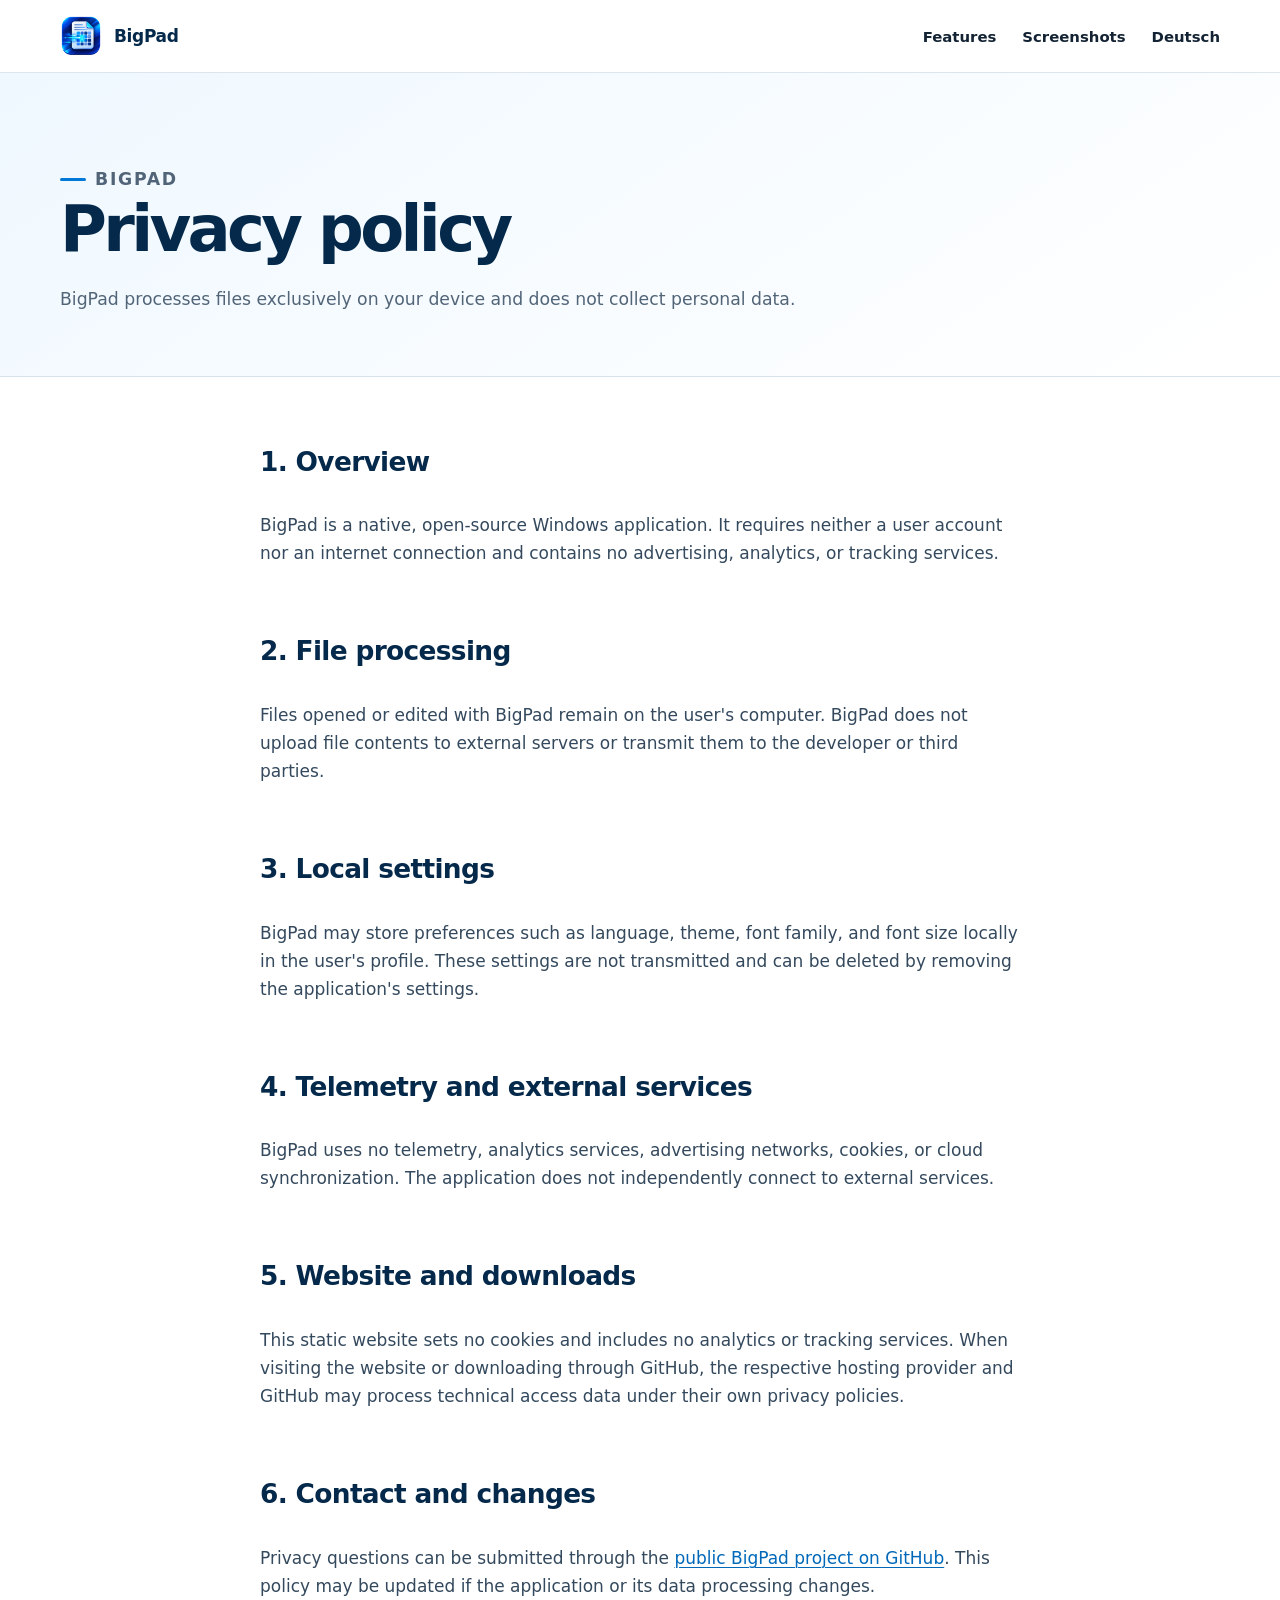
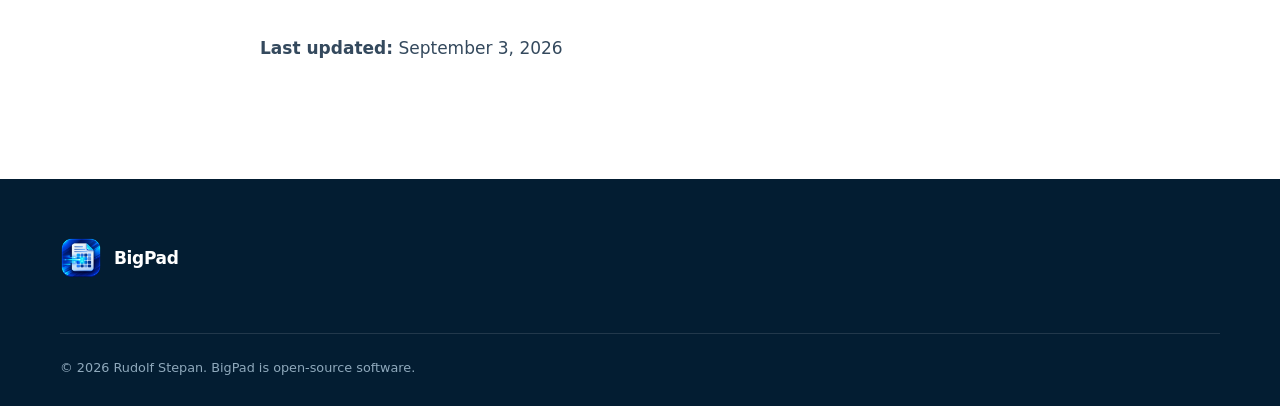
<file: website/en/privacy.html>
<!doctype html>
<html lang="en"><head><meta charset="utf-8"><meta name="viewport" content="width=device-width, initial-scale=1"><meta name="theme-color" content="#0078d7"><meta name="description" content="Privacy policy for the BigPad Windows application."><title>Privacy policy — BigPad</title><link rel="icon" type="image/png" href="../assets/bigpad.png"><link rel="stylesheet" href="../styles.css"></head>
<body><a class="skip-link" href="#content">Skip to content</a><header class="site-header"><nav class="nav container" aria-label="Main navigation"><a class="brand" href="../index.html?lang=en"><img src="../assets/bigpad.png" alt="" width="42" height="42"><span>BigPad</span></a><ul class="nav-links"><li><a href="../index.html?lang=en#features">Features</a></li><li><a href="../index.html?lang=en#screenshots">Screenshots</a></li><li><a href="../de/datenschutz.html" lang="de">Deutsch</a></li></ul></nav></header>
<main id="content"><section class="page-hero"><div class="container"><p class="eyebrow">BigPad</p><h1>Privacy policy</h1><p>BigPad processes files exclusively on your device and does not collect personal data.</p></div></section><article class="container legal">
<h2>1. Overview</h2><p>BigPad is a native, open-source Windows application. It requires neither a user account nor an internet connection and contains no advertising, analytics, or tracking services.</p>
<h2>2. File processing</h2><p>Files opened or edited with BigPad remain on the user's computer. BigPad does not upload file contents to external servers or transmit them to the developer or third parties.</p>
<h2>3. Local settings</h2><p>BigPad may store preferences such as language, theme, font family, and font size locally in the user's profile. These settings are not transmitted and can be deleted by removing the application's settings.</p>
<h2>4. Telemetry and external services</h2><p>BigPad uses no telemetry, analytics services, advertising networks, cookies, or cloud synchronization. The application does not independently connect to external services.</p>
<h2>5. Website and downloads</h2><p>This static website sets no cookies and includes no analytics or tracking services. When visiting the website or downloading through GitHub, the respective hosting provider and GitHub may process technical access data under their own privacy policies.</p>
<h2>6. Contact and changes</h2><p>Privacy questions can be submitted through the <a href="https://github.com/rudolfstepan/BigPad/issues">public BigPad project on GitHub</a>. This policy may be updated if the application or its data processing changes.</p><p><strong>Last updated:</strong> September 3, 2026</p>
</article></main><footer class="site-footer"><div class="container"><a class="brand footer-brand" href="../index.html?lang=en"><img src="../assets/bigpad.png" alt="" width="42" height="42"><span>BigPad</span></a><div class="footer-bottom">© 2026 Rudolf Stepan. BigPad is open-source software.</div></div></footer></body></html>
</file>
<file: website/styles.css>
:root {
  color-scheme: light;
  --blue-950: #05294a; --blue-900: #073b67; --blue-800: #07558f;
  --blue-700: #0068b9; --blue-600: #0078d7; --blue-100: #dcefff;
  --blue-50: #eff8ff; --ink: #132333; --muted: #526578;
  --line: #d7e1ea; --paper: #fff; --wash: #f5f8fb; --success: #15803d;
  --shadow: 0 18px 60px rgb(5 41 74 / 12%); --radius: 20px; --max-width: 1160px;
}
* { box-sizing: border-box; }
html { scroll-behavior: smooth; }
body { margin: 0; color: var(--ink); background: var(--paper); font-family: "Segoe UI Variable", "Segoe UI", system-ui, sans-serif; font-size: 17px; line-height: 1.65; text-rendering: optimizeLegibility; }
img { display: block; max-width: 100%; }
a { color: var(--blue-700); text-decoration-thickness: .08em; text-underline-offset: .18em; }
a:hover { color: var(--blue-900); }
a:focus-visible, summary:focus-visible { outline: 3px solid #ffbf47; outline-offset: 4px; }
.skip-link { position: fixed; z-index: 100; top: 10px; left: 10px; padding: 10px 14px; color: #fff; background: var(--blue-950); border-radius: 8px; transform: translateY(-150%); }
.skip-link:focus { transform: translateY(0); }
.container { width: min(calc(100% - 40px), var(--max-width)); margin-inline: auto; }
.site-header { position: sticky; z-index: 20; top: 0; border-bottom: 1px solid rgb(215 225 234 / 85%); background: rgb(255 255 255 / 92%); backdrop-filter: blur(14px); }
.nav { display: flex; min-height: 72px; align-items: center; justify-content: space-between; gap: 28px; }
.brand { display: inline-flex; align-items: center; gap: 12px; color: var(--blue-950); font-weight: 720; letter-spacing: -.02em; text-decoration: none; }
.brand img { width: 42px; height: 42px; object-fit: contain; }
.nav-links { display: flex; align-items: center; gap: 26px; margin: 0; padding: 0; list-style: none; }
.nav-links a { color: var(--ink); font-size: .93rem; font-weight: 620; text-decoration: none; }
.nav-links a:hover { color: var(--blue-700); }
.hero { position: relative; overflow: hidden; padding: 92px 0 108px; background: radial-gradient(circle at 78% 20%, rgb(22 136 223 / 24%), transparent 27rem), linear-gradient(145deg, #f9fcff 0%, #eaf6ff 52%, #fff 100%); }
.hero::before { position: absolute; width: 360px; height: 360px; right: -160px; bottom: -210px; border: 1px solid rgb(0 120 215 / 14%); border-radius: 50%; content: ""; }
.hero-grid { position: relative; display: grid; align-items: center; grid-template-columns: 1.02fr .98fr; gap: clamp(44px, 6vw, 82px); }
.eyebrow { display: inline-flex; align-items: center; gap: 9px; margin: 0 0 18px; color: var(--blue-800); font-size: .82rem; font-weight: 760; letter-spacing: .1em; text-transform: uppercase; }
.eyebrow::before { width: 26px; height: 3px; background: var(--blue-600); border-radius: 999px; content: ""; }
h1, h2, h3 { color: var(--blue-950); line-height: 1.12; text-wrap: balance; }
h1 { margin: 0; font-size: clamp(2.75rem, 5.9vw, 5.2rem); font-weight: 780; letter-spacing: -.057em; }
h2 { margin: 0 0 18px; font-size: clamp(2rem, 4vw, 3.25rem); font-weight: 750; letter-spacing: -.045em; }
h3 { margin: 0 0 10px; font-size: 1.25rem; font-weight: 720; letter-spacing: -.025em; }
.hero-lead { max-width: 650px; margin: 26px 0 0; color: var(--muted); font-size: clamp(1.08rem, 2vw, 1.28rem); }
.actions { display: flex; flex-wrap: wrap; gap: 12px; margin-top: 34px; }
.button { display: inline-flex; min-height: 50px; align-items: center; justify-content: center; padding: 12px 21px; border: 1px solid transparent; border-radius: 10px; font-size: .98rem; font-weight: 700; text-decoration: none; }
.button-primary { color: #fff; background: var(--blue-600); box-shadow: 0 10px 28px rgb(0 120 215 / 22%); }
.button-primary:hover { color: #fff; background: var(--blue-800); }
.button-secondary { color: var(--blue-900); background: #fff; border-color: var(--line); }
.button-secondary:hover { background: var(--blue-50); }
.trust-row { display: flex; flex-wrap: wrap; gap: 18px 26px; margin: 28px 0 0; padding: 0; color: var(--muted); font-size: .91rem; list-style: none; }
.trust-row li { display: inline-flex; align-items: center; gap: 8px; }
.trust-row li::before { display: grid; width: 21px; height: 21px; place-items: center; color: #fff; background: var(--success); border-radius: 50%; content: "✓"; font-size: .72rem; font-weight: 800; }
.app-window { overflow: hidden; margin: 0; border: 1px solid rgb(178 201 220 / 80%); border-radius: 18px; background: #fff; box-shadow: var(--shadow); }
.hero-window { transform: rotate(1.5deg); }
.hero-window > img { width: 100%; aspect-ratio: 16 / 10; object-fit: cover; object-position: top left; }
.window-bar { display: flex; align-items: center; gap: 10px; padding: 11px 14px; color: var(--muted); background: #f4f7fa; border-bottom: 1px solid var(--line); font-size: .76rem; }
.window-icon { width: 25px; height: 25px; object-fit: contain; }
.window-controls { display: flex; gap: 7px; margin-left: auto; }
.window-controls span { width: 11px; height: 11px; border: 1px solid #9fb1c1; border-radius: 50%; }
.section { padding: 100px 0; }
.section-tight { padding-top: 30px; }
.section-wash { background: var(--wash); }
.section-blue { color: #e8f5ff; background: var(--blue-950); }
.section-blue h2, .section-blue h3 { color: #fff; }
.section-blue p { color: #c8deee; }
.section-heading { max-width: 720px; margin-bottom: 44px; }
.section-heading > p:last-child { margin: 0; color: var(--muted); font-size: 1.08rem; }
.feature-grid { display: grid; grid-template-columns: repeat(3, 1fr); gap: 18px; }
.feature-card { padding: 29px; border: 1px solid var(--line); border-radius: var(--radius); background: #fff; box-shadow: 0 8px 28px rgb(5 41 74 / 5%); }
.feature-number { display: grid; width: 42px; height: 42px; margin-bottom: 21px; place-items: center; color: var(--blue-800); background: var(--blue-100); border-radius: 12px; font-size: .85rem; font-weight: 800; }
.feature-card p { margin: 0; color: var(--muted); }
.showcase-grid { display: grid; grid-template-columns: 1.15fr .85fr; gap: 22px; }
.showcase-card { overflow: hidden; margin: 0; border: 1px solid var(--line); border-radius: var(--radius); background: #fff; box-shadow: 0 12px 38px rgb(5 41 74 / 8%); }
.showcase-card img { width: 100%; aspect-ratio: 16 / 10; object-fit: cover; object-position: top left; border-bottom: 1px solid var(--line); }
.showcase-card figcaption { display: grid; padding: 22px 24px 24px; gap: 4px; }
.showcase-card figcaption strong { color: var(--blue-950); font-size: 1.08rem; }
.showcase-card figcaption span { color: var(--muted); font-size: .94rem; }
.steps { display: grid; grid-template-columns: repeat(3, 1fr); gap: 36px; counter-reset: steps; }
.step { position: relative; padding-top: 66px; counter-increment: steps; }
.step::before { position: absolute; top: 0; left: 0; display: grid; width: 46px; height: 46px; place-items: center; color: var(--blue-950); background: #fff; border-radius: 50%; content: counter(steps); font-weight: 800; }
.privacy-split { display: grid; align-items: start; grid-template-columns: .8fr 1.2fr; gap: clamp(42px, 8vw, 100px); }
.privacy-list { display: grid; margin: 0; padding: 0; list-style: none; gap: 16px; }
.privacy-list li { padding: 20px 22px; border-left: 4px solid var(--blue-600); background: #fff; border-radius: 0 12px 12px 0; box-shadow: 0 8px 24px rgb(5 41 74 / 6%); }
.cta { padding: 55px; color: #fff; background: radial-gradient(circle at 90% 0%, rgb(255 255 255 / 18%), transparent 15rem), linear-gradient(125deg, var(--blue-800), var(--blue-600)); border-radius: 28px; box-shadow: var(--shadow); }
.cta h2 { max-width: 700px; color: #fff; }
.cta > p:not(.eyebrow) { max-width: 680px; color: #ddecf8; }
.cta .eyebrow { color: #ddecf8; }
.cta .eyebrow::before { background: #fff; }
.button-light { color: var(--blue-900); background: #fff; }
.button-light:hover { color: var(--blue-950); background: var(--blue-50); }
.button-outline { color: #fff; border-color: rgb(255 255 255 / 55%); }
.button-outline:hover { color: #fff; background: rgb(255 255 255 / 12%); }
.site-footer { padding: 58px 0 28px; color: #b9cddd; background: #031d32; }
.footer-grid { display: grid; grid-template-columns: 1.4fr 1fr 1fr; gap: 42px; }
.footer-brand { color: #fff; }
.footer-copy { max-width: 400px; margin: 16px 0 0; color: #a7bfd0; font-size: .9rem; }
.footer-title { margin: 0 0 13px; color: #fff; font-size: .82rem; font-weight: 750; letter-spacing: .09em; text-transform: uppercase; }
.footer-links { margin: 0; padding: 0; list-style: none; }
.footer-links li + li { margin-top: 9px; }
.footer-links a { color: #c9dbea; font-size: .91rem; text-decoration: none; }
.footer-links a:hover { color: #fff; }
.footer-bottom { margin-top: 46px; padding-top: 23px; border-top: 1px solid rgb(255 255 255 / 12%); color: #8fa9bc; font-size: .8rem; }
@media (max-width: 900px) {
  .hero-grid, .privacy-split { grid-template-columns: 1fr; }
  .hero { padding-top: 72px; }
  .hero-window { width: min(100%, 680px); margin-inline: auto; transform: none; }
  .feature-grid, .steps { grid-template-columns: 1fr; }
  .feature-grid { max-width: 680px; }
  .steps { gap: 12px; }
  .showcase-grid { grid-template-columns: 1fr; }
  .footer-grid { grid-template-columns: 1fr 1fr; }
  .footer-grid > :first-child { grid-column: 1 / -1; }
}
@media (max-width: 680px) {
  body { font-size: 16px; }
  .container { width: min(calc(100% - 28px), var(--max-width)); }
  .site-header { position: static; }
  .nav { min-height: auto; align-items: flex-start; flex-direction: column; gap: 14px; padding: 15px 0 17px; }
  .nav-links { width: 100%; gap: 18px; overflow-x: auto; padding-bottom: 3px; }
  .nav-links a { white-space: nowrap; }
  .hero, .section { padding: 68px 0; }
  h1 { font-size: clamp(2.65rem, 14vw, 4rem); }
  .actions { align-items: stretch; flex-direction: column; }
  .button { width: 100%; }
  .feature-card { padding: 23px; }
  .footer-grid { grid-template-columns: 1fr; }
  .footer-grid > :first-child { grid-column: auto; }
  .cta { padding: 33px 25px; border-radius: 20px; }
}
@media (prefers-reduced-motion: reduce) { html { scroll-behavior: auto; } }
.page-hero { padding: 72px 0 62px; background: linear-gradient(145deg, var(--blue-50), #fff); border-bottom: 1px solid var(--line); }
.page-hero h1 { max-width: 900px; font-size: clamp(2.5rem, 5vw, 4.2rem); }
.page-hero p { max-width: 760px; margin: 20px 0 0; color: var(--muted); font-size: 1.08rem; }
.legal { display: grid; padding: 70px 0 100px; grid-template-columns: minmax(0, 760px); justify-content: center; }
.legal h2 { margin-top: 52px; font-size: 1.65rem; letter-spacing: -.025em; }
.legal h2:first-child { margin-top: 0; }
.legal p, .legal li { color: #34495d; }
.store-note { display: inline-flex; align-items: center; gap: 9px; margin: 20px 0 0; padding: 8px 13px; color: var(--blue-900); background: rgb(255 255 255 / 72%); border: 1px solid rgb(0 120 215 / 18%); border-radius: 9px; font-size: .88rem; font-weight: 650; }
.store-note span { color: var(--blue-600); font-size: 1.15rem; line-height: 1; }
</file>
